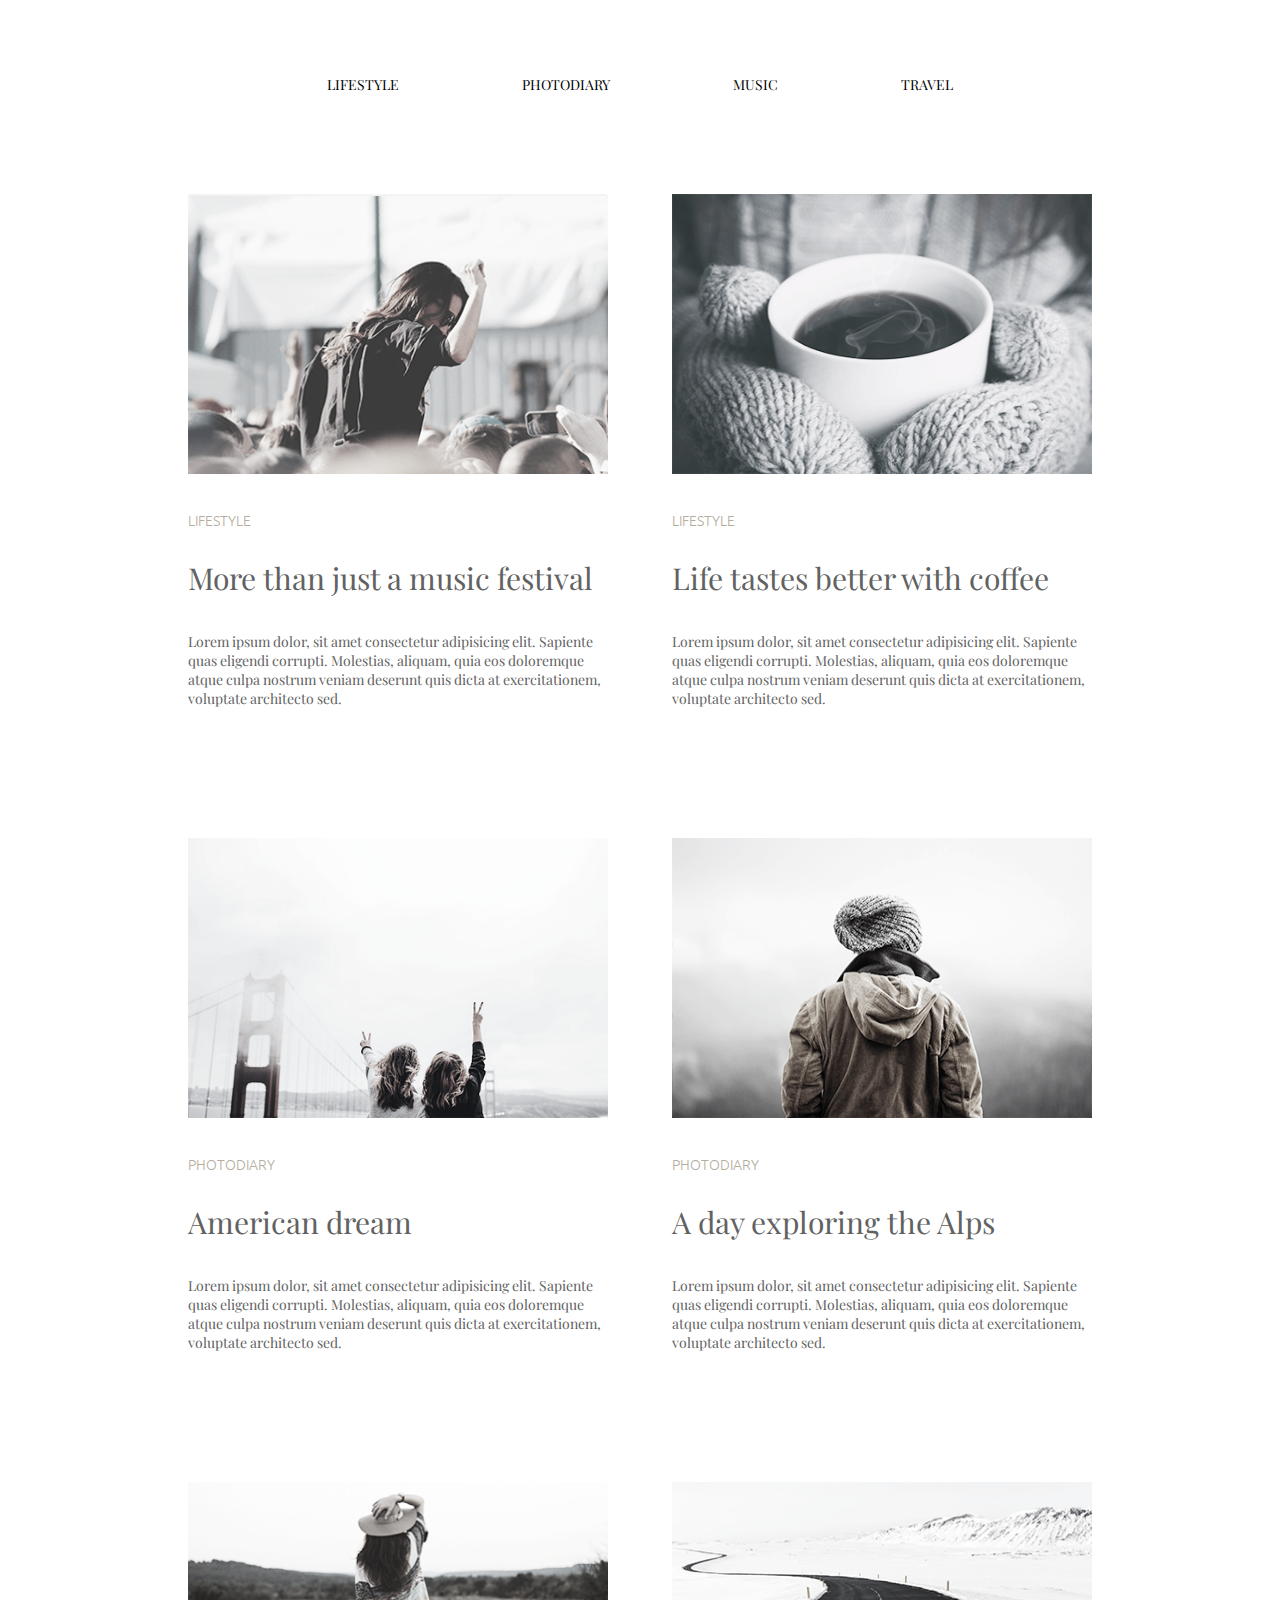
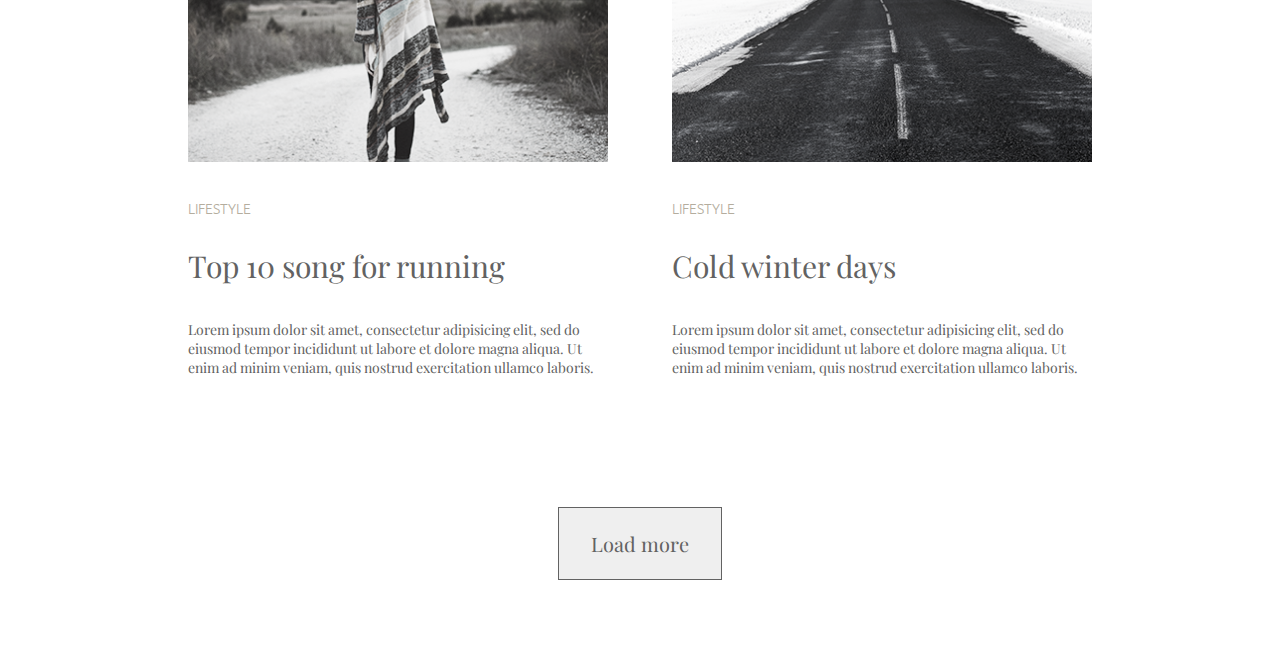
<file: hw3/index.html>
<!DOCTYPE html>
<html lang="en">
<head>
    <meta charset="UTF-8">
    <meta name="viewport" content="width=device-width, initial-scale=1.0">
<link rel="stylesheet" href= './css/style.css'>
    <title>HomeWork3</title>
</head>
<body>
    <header class= 'header'>
        <nav class='navigation'>
<ul class='menu'>
    <li class='menu_iten'><a href="#" class='menu_iten'>Lifestyle</a></li>
    <li class='menu_iten'><a href="#" class='menu_iten'>Photodiary</a></li>
    <li class='menu_iten'><a href="#" class='menu_iten'>Music</a></li>
    <li class='menu_iten'><a href="#" class='menu_iten'>Travel</a></li>
    
</ul>
        </nav>

    </header>

    <main class='main'>

        <section class='section'>
<img class='section_img' src="./images/photo(1).png" alt ="Lifestyle">
<h3 class='img_title'>Lifestyle</h3>
<h2 class= 'section_title'>More than just a music festival</h2>
<p class='section_text'>Lorem ipsum dolor, sit amet consectetur adipisicing elit. Sapiente quas eligendi corrupti. Molestias, aliquam, quia eos doloremque atque culpa nostrum veniam deserunt quis dicta at exercitationem, voluptate architecto sed. </p>

        </section>

 <section class='section'>
<img class='section_img' src="./images/photo(2).png" alt="Lifestyle">
<h3 class='img_title'>Lifestyle</h3>
<h2 class= 'section_title'>Life tastes better with coffee</h2>
<p class='section_text'>Lorem ipsum dolor, sit amet consectetur adipisicing elit. Sapiente quas eligendi corrupti. Molestias, aliquam, quia eos doloremque atque culpa nostrum veniam deserunt quis dicta at exercitationem, voluptate architecto sed. </p>

</section>

<section class='section'>
    <img class='section_img' src="./images/photo(3).png" alt="Lifestyle">
    <h3 class='img_title'>photodiary</h3>
    <h2 class= 'section_title'>American dream</h2>
    <p class='section_text'>Lorem ipsum dolor, sit amet consectetur adipisicing elit. Sapiente quas eligendi corrupti. Molestias, aliquam, quia eos doloremque atque culpa nostrum veniam deserunt quis dicta at exercitationem, voluptate architecto sed. </p>
    
            </section>
    
     <section class='section'>
    <img class='section_img' src="./images/photo(4).png" alt="Lifestyle">
    <h3 class='img_title'>photodiary</h3>
    <h2 class= 'section_title'>A day exploring the Alps</h2>
    <p class='section_text'>Lorem ipsum dolor, sit amet consectetur adipisicing elit. Sapiente quas eligendi corrupti. Molestias, aliquam, quia eos doloremque atque culpa nostrum veniam deserunt quis dicta at exercitationem, voluptate architecto sed. </p>
        </section>

        <section class='section'>
            <img class='section_img' src="./images/image(5).png" alt="Lifestyle">
            <h3 class='img_title'>Lifestyle</h3>
            <h2 class= 'section_title'>Top 10 song for running</h2>
            <p class='section_text'>Lorem ipsum dolor sit amet, consectetur adipisicing elit, sed do eiusmod tempor incididunt ut labore et dolore magna aliqua. Ut enim ad minim veniam, quis nostrud exercitation ullamco laboris. </p>
                </section>


                <section class='section'>
                    <img class='section_img' src="./images/image(6).png" alt="Lifestyle">
                    <h3 class='img_title'>Lifestyle</h3>
                    <h2 class= 'section_title'>Cold winter days</h2>
                    <p class='section_text'>Lorem ipsum dolor sit amet, consectetur adipisicing elit, sed do eiusmod tempor incididunt ut labore et dolore magna aliqua. Ut enim ad minim veniam, quis nostrud exercitation ullamco laboris. </p>
                        </section>
  

  
    <button class='btn'> Load more </button>
</main>

</body>
</html>
</file>
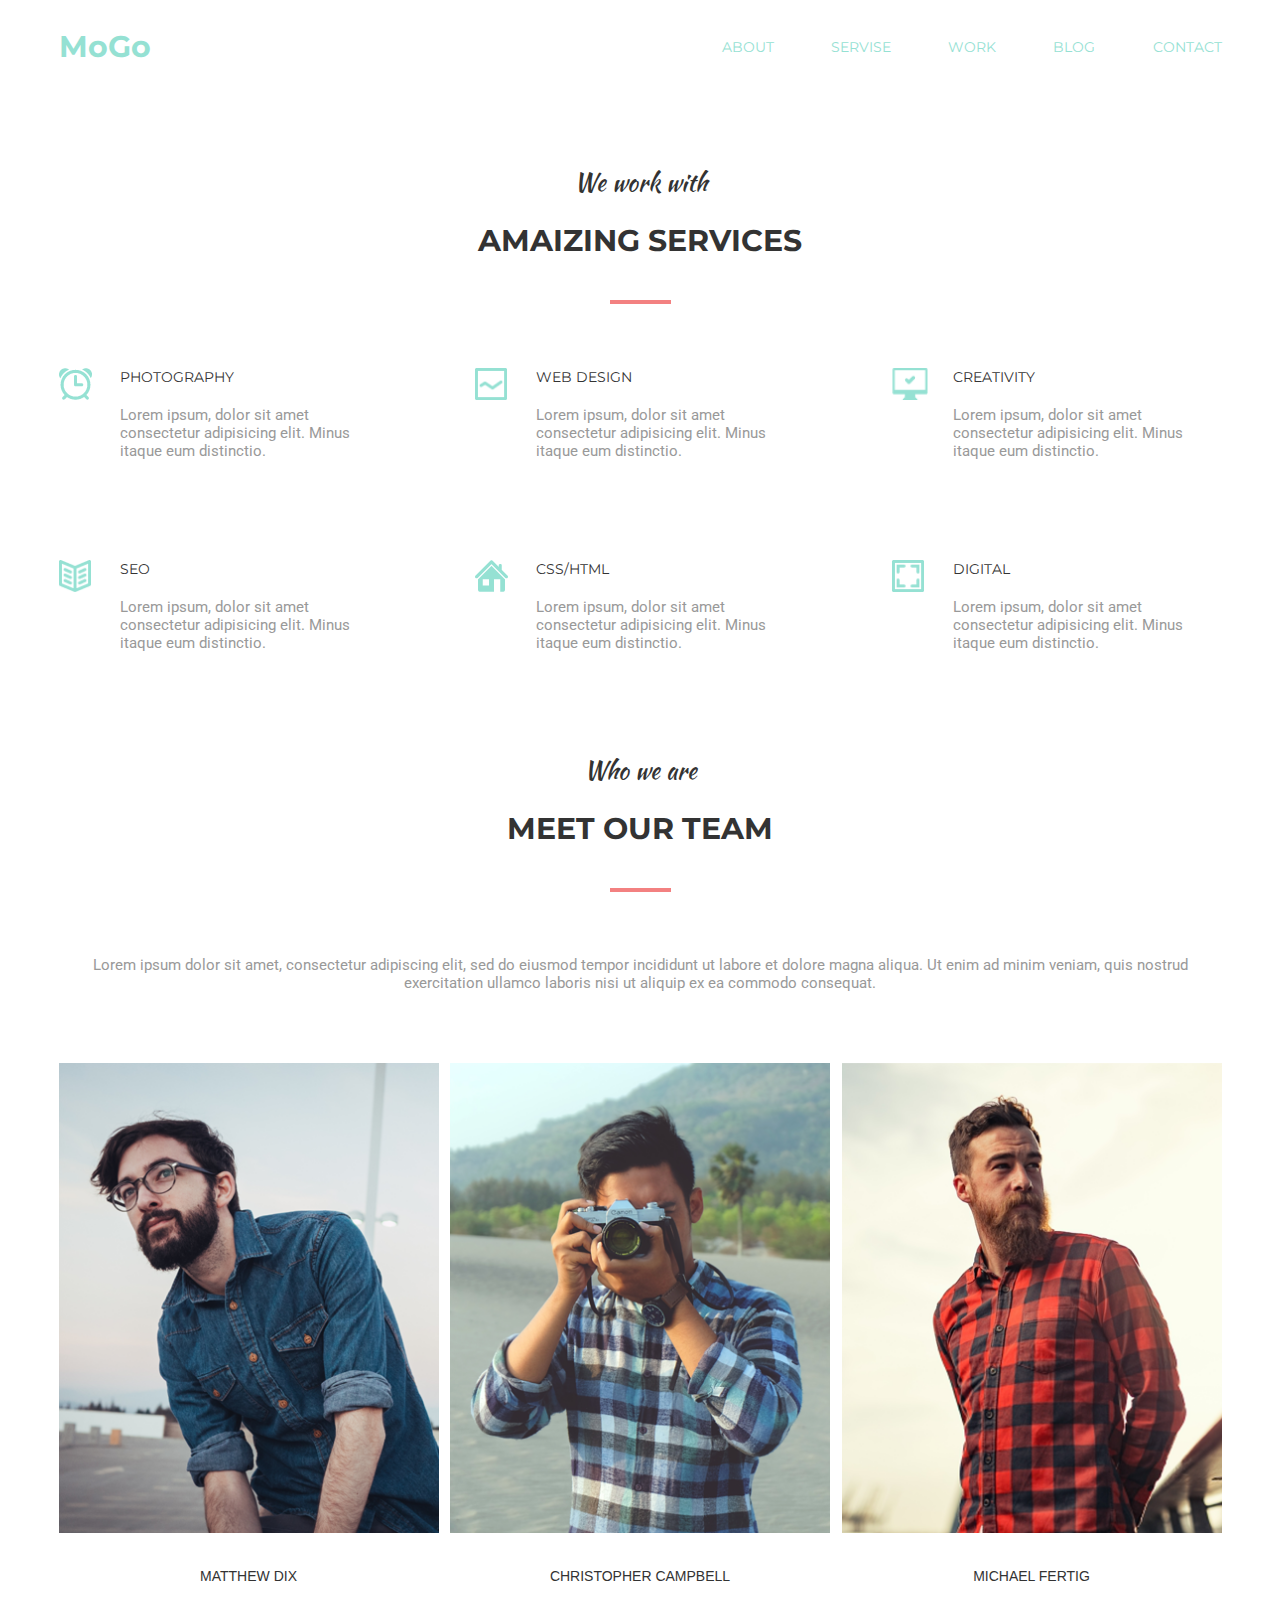
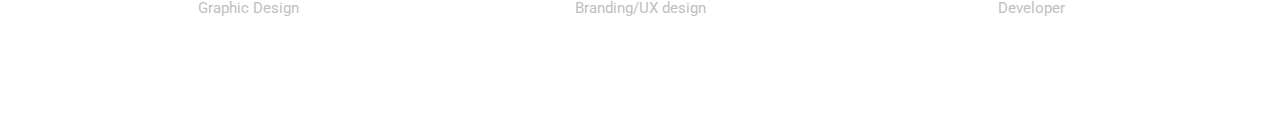
<file: hw4/index.html>
<!DOCTYPE html>
<html lang="en">
  <head>
    <meta charset="UTF-8" />
    <meta name="viewport" content="width=device-width, initial-scale=1.0" />
    <link rel="stylesheet" href="./css/style.css" />
    <title>hw4</title>
  </head>
  <body>
    <header class="header">
      <a href="#" class="logo_link">
        <h1 class="logo">MoGo</h1>
      </a>

      <nav class="menu">
        <ul class="menu_list">
          <li class="menu_list_item">
            <a href="#" class="menu_item_link">About</a>
          </li>
          <li class="menu_list_item">
            <a href="#" class="menu_item_link">Servise</a>
          </li>
          <li class="menu_list_item">
            <a href="#" class="menu_item_link">Work</a>
          </li>
          <li class="menu_list_item">
            <a href="#" class="menu_item_link">Blog</a>
          </li>
          <li class="menu_list_item">
            <a href="#" class="menu_item_link">Contact</a>
          </li>
        </ul>
      </nav>
    </header>

    <main class="main">
      <section class="services">
        <h4 class="services_title">We work with</h4>
        <h4 class="services_main_title">Amaizing services</h4>

        <div class="card_container">
          <div class="services_card">
            <img src="./images/ALARM@1X.png" alt="alarm" class="card_img" />

            <div class="card_text_wrapper">
              <h5 class="card_title">Photography</h5>
              <p class="card_text">
                Lorem ipsum, dolor sit amet consectetur adipisicing elit. Minus
                itaque eum distinctio.
              </p>
            </div>
          </div>

          <div class="services_card">
            <img src="./images/LINEGRAPH@1X.png" alt="alarm" class="card_img" />

            <div class="card_text_wrapper">
              <h5 class="card_title">Web Design</h5>
              <p class="card_text">
                Lorem ipsum, dolor sit amet consectetur adipisicing elit. Minus
                itaque eum distinctio.
              </p>
            </div>
          </div>

          <div class="services_card">
            <img
              src="./images/COMPUTEROK@1X.png"
              alt="alarm"
              class="card_img"
            />

            <div class="card_text_wrapper">
              <h5 class="card_title">Creativity</h5>
              <p class="card_text">
                Lorem ipsum, dolor sit amet consectetur adipisicing elit. Minus
                itaque eum distinctio.
              </p>
            </div>
          </div>

          <div class="services_card">
            <img src="./images/BOOK@1X.png" alt="alarm" class="card_img" />

            <div class="card_text_wrapper">
              <h5 class="card_title">SEO</h5>
              <p class="card_text">
                Lorem ipsum, dolor sit amet consectetur adipisicing elit. Minus
                itaque eum distinctio.
              </p>
            </div>
          </div>

          <div class="services_card">
            <img src="./images/HOME@1X.png" alt="alarm" class="card_img" />

            <div class="card_text_wrapper">
              <h5 class="card_title">Css/Html</h5>
              <p class="card_text">
                Lorem ipsum, dolor sit amet consectetur adipisicing elit. Minus
                itaque eum distinctio.
              </p>
            </div>
          </div>

          <div class="services_card">
            <img src="./images/IMAGE@1X.png" alt="alarm" class="card_img" />

            <div class="card_text_wrapper">
              <h5 class="card_title">digital</h5>
              <p class="card_text">
                Lorem ipsum, dolor sit amet consectetur adipisicing elit. Minus
                itaque eum distinctio.
              </p>
            </div>
          </div>



        </div>
      </section>

      <section class="team">
        <h4 class="who_we_are">Who we are</h4>
        <h4 class="meet_team">Meet our team</h4>

        <p class="lorem">
          Lorem ipsum dolor sit amet, consectetur adipiscing elit, sed do
          eiusmod tempor incididunt ut labore et dolore magna aliqua. Ut enim ad
          minim veniam, quis nostrud exercitation ullamco laboris nisi ut
          aliquip ex ea commodo consequat.
        </p>

        <div class="team_card">
          <div class="hidden_box">
            <img
              src="./images/Layer16@1X.png"
              alt="team member"
              class="team_photo"
            />

            <h5 class="team_name">Matthew Dix</h5>
            <h5 class="team_profi">Graphic Design</h5>
          </div>

          <div class="hidden_box">
            <img
              src="./images/Layer19@1X.png"
              alt="team member"
              class="team_photo"
            />

            <h5 class="team_name">Christopher Campbell</h5>
            <h5 class="team_profi">Branding/UX design</h5>
          </div>

          <div class="hidden_box">
            <img
              src="./images/Layer18@1X.png"
              alt="team member"
              class="team_photo"
            />

            <h5 class="team_name">Michael Fertig</h5>
            <h5 class="team_profi">Developer</h5>
          </div>
        </div>
      </section>
    </main>

    <footer></footer>
  </body>
</html>
</file>
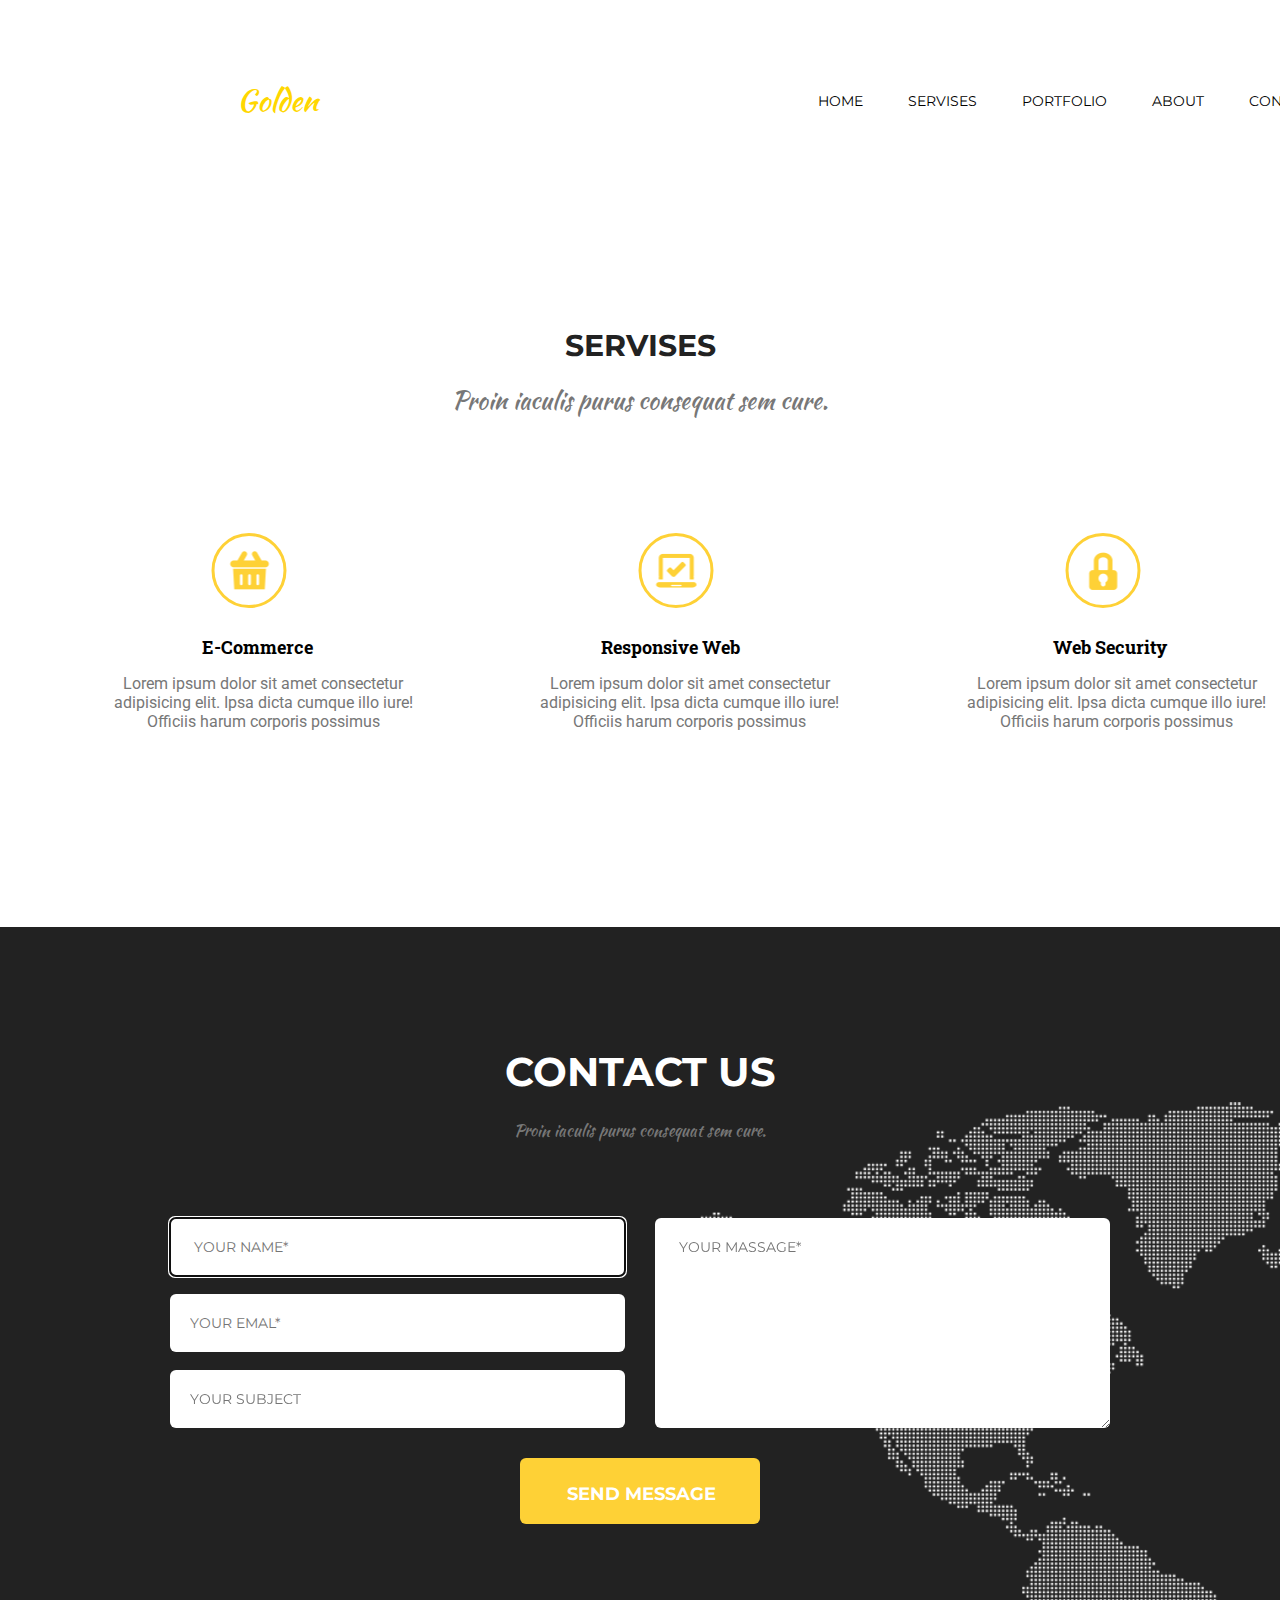
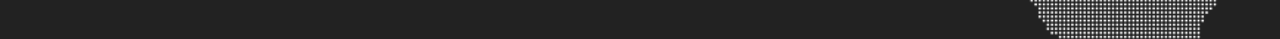
<file: hw6/index.html>
<!DOCTYPE html>
<html lang="en">
<head>
    <meta charset="UTF-8">
    <meta name="viewport" content="width=device-width, initial-scale=1.0">
    <link rel="stylesheet" href="./css/style.css">
    <title>hw6</title>
</head>
<body>

    <header class='header'> 

        <a href="#" class='logo_link'>
            <h1 class='logo'> Golden </h1>
           </a>
           
        <nav class='menu'>
        <ul class='menu_list'>
           <li class='menu_list_item'>
               <a href="#" class='menu_item_link'>Home</a>
            </li>
            <li class='menu_list_item'>
               <a href="#" class='menu_item_link'>Servises</a>
            </li>
            <li class='menu_list_item'>
               <a href="#" class='menu_item_link'>Portfolio</a>
            </li>
            <li class='menu_list_item'>
               <a href="#" class='menu_item_link'>About</a>
            </li>
            <li class='menu_list_item'>
               <a href="#" class='menu_item_link'>Contact</a>
            </li>
           
       </ul>
       </nav>

    </header>

<main class='main'>
<section class='Servises'>
    <h4 class='services_main_title'>Servises</h4>
    <h4 class='services_title'> Proin iaculis purus consequat sem cure. </h4>

    <div class='team_wrapper'>
        <div class='team_card'>
            <div class='img_wrapper'>
        <img src="./image/Icon-Basket.png" alt="basket" class='team_img'></div>
        <h4 class='tittle'> E-Commerce</h4>
        <p  class='p'>Lorem ipsum dolor sit amet consectetur adipisicing elit. Ipsa dicta cumque illo iure! Officiis harum corporis possimus </p>
    
</div>
    

   
        <div class='team_card'>
            <div class='img_wrapper'>
        <img src="./image/Icon-Laptop.png" alt="Responsive Web" class='team_img'></div>
        <h4 class='tittle'> Responsive Web</h4>
        <p class='p'>Lorem ipsum dolor sit amet consectetur adipisicing elit. Ipsa dicta cumque illo iure! Officiis harum corporis possimus</p>
    </div>
   

  
        <div class='team_card'>
            <div class='img_wrapper'>
        <img src="./image/Icon-Locked.png" alt="Web Security" class='team_img'></div>
        <h4 class='tittle'> Web Security</h4>
        <p class='p'>Lorem ipsum dolor sit amet consectetur adipisicing elit. Ipsa dicta cumque illo iure! Officiis harum corporis possimus </p>
    </div>
    </div>
</section>

</main>





<footer>
    <section class='section2'>
        <div class='section-wrapper'>
    <h4 class='Contact_us'>Contact us</h4>
    <h4 class='sub_tittle'> Proin iaculis purus consequat sem cure. </h4>
  
    <form action="#" method="GET" class="form">
        <div class='form_box'>
            <div class='input_box'>
       
        <input type="text" name="name" id="name_id" placeholder=" your name*" class='input' autofocus required  />
  
     
        <input type="email" name="email" id="emal_id" placeholder="your emal*" required class='input'/>

        
      
        <input type="text" name="subject" id="subject_id" placeholder="your subject"  class='input'/>
    </div>


<textarea name="massage" placeholder=" Your massage*" id="Your_massage_id" cols="30" rows="10" class=' msg'></textarea>

  
            
  </div>
  <input type="submit" value="Send Message" id="submit_id"  class='submit' />
    </form>
</div>
</section>
</footer>

</body>
</html>
</file>
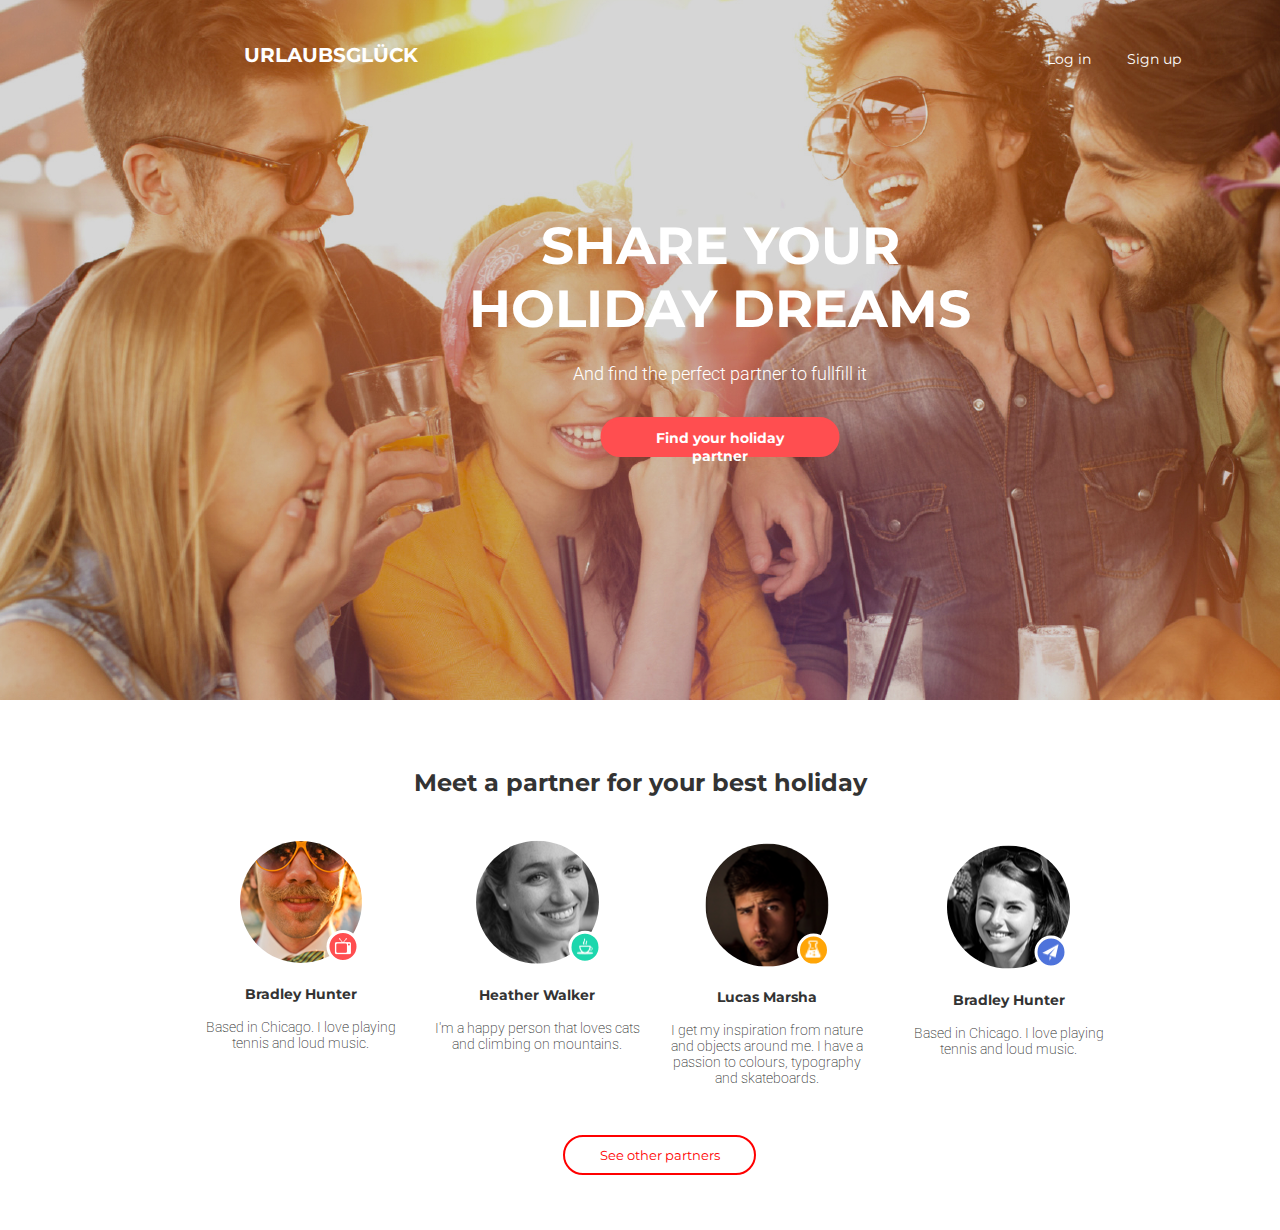
<file: hw7/index.html>
<!DOCTYPE html>
<html lang="en">
<head>
    <meta charset="UTF-8">
    <meta name="viewport" content="width=device-width, initial-scale=1.0">
    <link rel="stylesheet" href="./css/style.css">
    <title>hw7</title>
</head>
<body>
    <header>
    <div class='header_wrapper'>
        <div class='header'>
    <h1 class='logo'>
    <a class='log_in' href="#">Log in </a>
    </h1>
    
    <h1 class='logo'>
      <a class='log_in' href="#">Sign up </a>
      </h1>
        </div>
    
    <section class='dream'>
        <h2 class='name'> URLAUBSGLÜCK</h2>
        <h2 class='tittle'>Share your
            holiday dreams</h2>
            <h2 class='subtitle'>And find the perfect partner
                to fullfill it</h2>
                <div class='wrapper-btn'>
        <button class='btn'>Find your holiday partner</button>
    </div>
    </section>
    </div>
    </header>

<main>
    <section class='section-meet'>
<h2 class='meet'> Meet a partner for your
    best holiday</h2>
    
    <div class='section-wrapper'>
        <div class='wrapper Hunter'>
    <div class='img-wrapper'>
    <img src="./image/Layer1@1X.png" alt="men" class='img'>
<div class='icon-wrapper'>
    <img src="./image/tv@1X.png" alt="tv" class='tv'>
    </div>
    </div>
    
    <div class='wrapper-text'>
    <h3 class='tittle_img'>Bradley Hunter</h3>
    <p class='text one'>Based in Chicago. I love playing tennis and loud music.</p>
</div>
</div>


    <div class='wrapper Lucas'>
    <div class='img-wrapper'>
        <img src="./image/Layer3@1X.png" alt="men" class='img'>
        <div class='icon-wrapper2'>

        <img src="./image/chemistri@1X.png" alt="colb" class='colb'>       
     </div>
        </div>

        <div class='wrapper-text'>
        <h3 class='tittle_img'>Lucas Marsha</h3>
        <p class='text two'>I get my inspiration from nature and objects around me. I have a passion to colours, typography and skateboards.
        </p></div></div>
   
        <div class='wrapper Heather'>
        <div class='img-wrapper'>
            <img src="./image/Layer2@1X.png" alt="girl" class='img'>
            <div class='icon-wrapper3'>
          
            <img src="./image/coffe@1X.png" alt="coffe" class='coffe'>   
                 </div>
        </div>
        <div class='wrapper-text-for-heather'>
            <h3 class='tittle_img'>Heather Walker</h3>
            <p class='text three'>I'm a happy person that loves cats and climbing on mountains.
            </p></div></div>
        

            <div class='wrapper Bradley'>
            <div class='img-wrapper'>
                <img src="./image/Layer4@1X.png" alt="men" class='img'>
                <div class='icon-wrapper4'>
                <img src="./image/telegram@1X.png" alt="telegram" class='telegram'>
            </div>
            </div>
            <div class='wrapper-text'>
                <h3 class='tittle_img'>Bradley Hunter</h3>
                <p class='text four'>Based in Chicago. I love playing tennis and loud music.</p>
            </div>
</div>
    </div>
            </section>
           
</main>

<footer>
    <div class='wrapper-button'>
    <button class='button'>See other partners</button></div>
</footer>


</body>
</html>
</file>
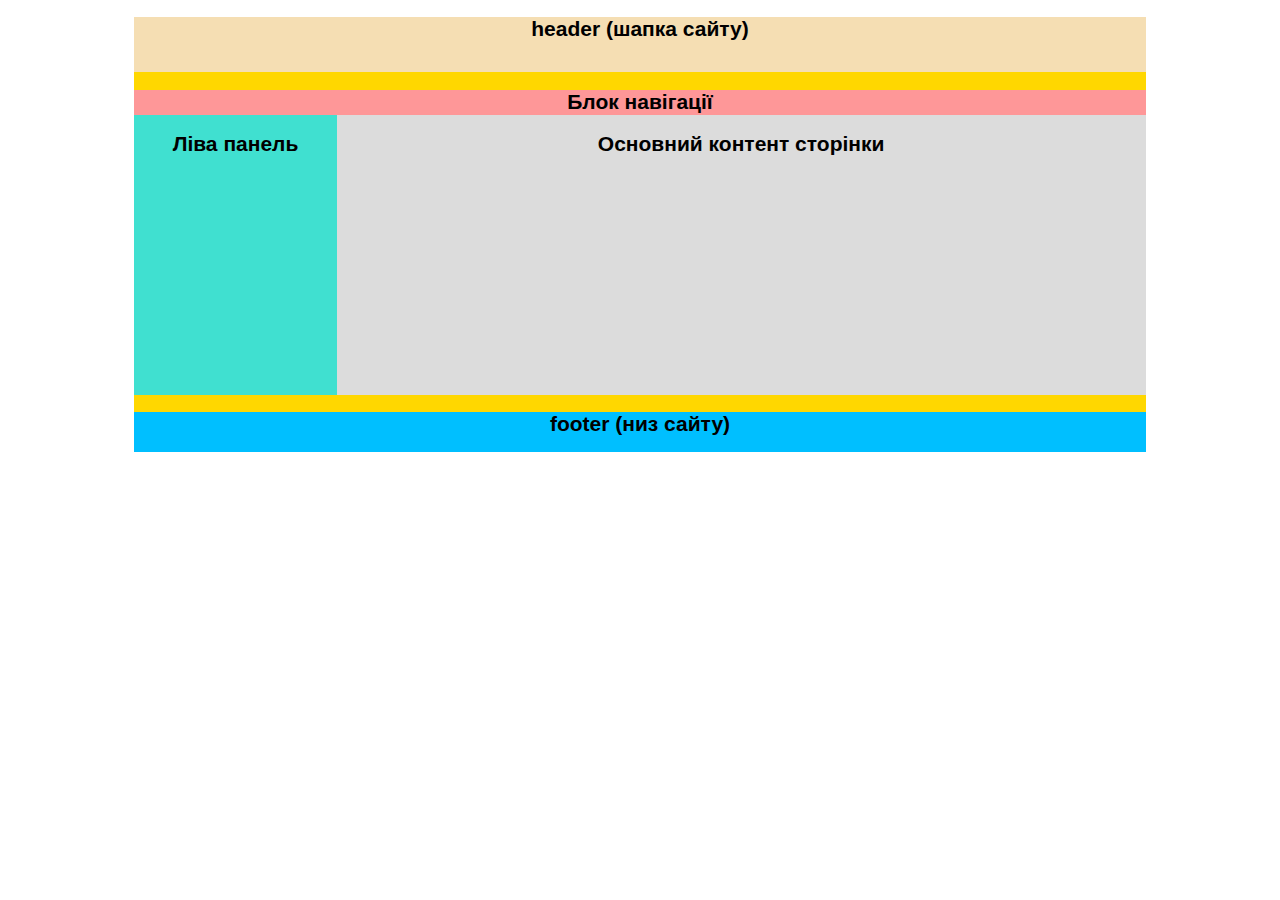
<file: lab/index.html>
<!DOCTYPE html>
<html>
<head>
    <title>Блокова верстка</title>
<link rel="stylesheet" type="text/css"  href="./css/style.css">
</head>
<body>
	<div id="container">
	<div id="header">
		<h2>header (шапка сайту)</h2>
	</div>
	<div id="navigation">
		<h2>Блок навігації</h2>
	</div>
	<div id="sidebar">
		<h2>Ліва панель</h2>
	</div>
	<div id="content">
		<h2>Основний контент сторінки</h2>
	</div>
	<div id="clear">
	</div>
	<div id="footer">
		<h2>footer (низ сайту)</h2>
	</div>
</div>
</body>
</html>
</file>
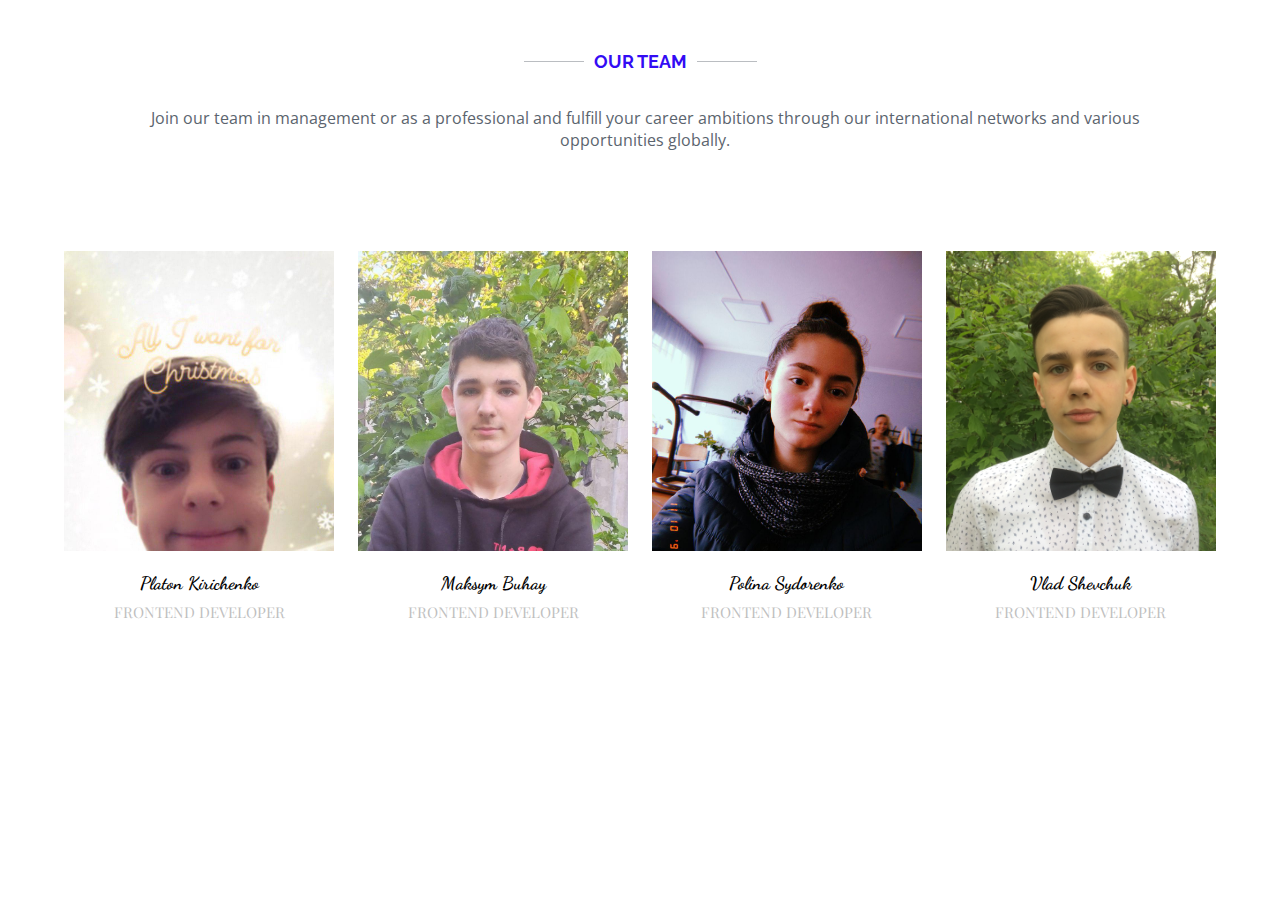
<file: progect.section4/index.html>
<!DOCTYPE html>
<html lang="en">
<head>
    <meta charset="UTF-8">
    <meta name="viewport" content="width=device-width, initial-scale=1.0">
    <link rel="stylesheet" href="./css/style.css">
    <title>section4</title>
</head>
<body>
    
    <section class="team" id="team">
        <h3 class="team__header">Our team</h3>
        <p class="team__intro">Join our team in management or as a professional and fulfill your career ambitions through our international networks and various opportunities globally. </p>
     
     <div class="team__list">
       
        
     
        <div class="team__member">
           <div class='team__overflow'> 
              <img class='member__photo'  src="./img/plat.jpg" alt=" member">
           </div>
           <h4 class="member__name">Platon Kirichenko</h4>
           <p class="member__position">frontend developer</p>
     
           <div class="hover__box">
              <p class="team__quote">"A fall is not a failure. Failure is Failure. Fall is where you fell."</p>
              <div class="team__social-links">
                 <a target="_blank" href="https://twitter.com/explore" class="team__member-social-link"></a>
                 <a target="_blank" href="https://www.facebook.com" class="team__member-social-link"></a>
                 <a target="_blank" href="https://www.linkedin.com" class="team__member-social-link"></a>
              </div>
           </div>
         </div>
     
        <div class="team__member">
           <div class='team__overflow'> 
              <img  class='member__photo' src="./img/maks.jpg" alt="member">
           </div>
           <h4 class="member__name">Maksym Buhay</h4>
           <p class="member__position">frontend developer</p>
     
           <div class="hover__box">
              <p class="team__quote">No game - no life.</p>
              <div class="team__social-links">
                 <a target="_blank" href="https://twitter.com/explore" class="team__member-social-link"></a>
                 <a target="_blank" href="https://www.facebook.com" class="team__member-social-link"></a>
                 <a target="_blank" href="https://www.linkedin.com" class="team__member-social-link"></a>
              </div>
           </div>
         </div>

        
        <div class="team__member">
            <div class='team__overflow'> 
               <img  class='member__photo'  src="./img/photo.jpg" alt=" member">
              
            </div>
            <h4 class="member__name">Polina Sydorenko</h4>
            <p class="member__position">frontend developer</p>
      
            <div class="hover__box">
               <p class="team__quote">"Be yourself, everyone else is already taken."


               </p>
               <div class="team__social-links">
                  <a target="_blank" href="https://twitter.com/explore" class="team__member-social-link"></a>
                  <a target="_blank" href="https://www.facebook.com" class="team__member-social-link"></a>
                  <a target="_blank" href="https://www.linkedin.com" class="team__member-social-link"></a>
               </div>
            </div>
         </div>


         
        <div class="team__member">
            <div class='team__overflow'> 
               <img  class='member__photo'  src="./img/vlad.JPG" alt=" member">
              
            </div>
            <h4 class="member__name">Vlad Shevchuk</h4>
            <p class="member__position">frontend developer</p>
      
            <div class="hover__box">
               <p class="team__quote">"The only thing that stands between you and your dream is the will to try and the belief that it is actually possible."</p>
               <div class="team__social-links">
                  <a target="_blank" href="https://twitter.com/explore" class="team__member-social-link"></a>
                  <a target="_blank" href="https://www.facebook.com" class="team__member-social-link"></a>
                  <a target="_blank" href="https://www.linkedin.com" class="team__member-social-link"></a>
               </div>
            </div>
         </div>
       
      </div>
     
     </section>
     




</body>
</html>
</file>
<file: lab/css/style.css>
body {
    background: #FFF;
    color: #000;
    font-family: Arial, sans-serif;
    font-size: 14px;
    }
    #header {
    background: #F5DEB3;
    width: 100%;
    height: 55px;
    }
    #container {
    background: #FFD700;
    margin: auto auto;
    text-align: center;
    width: 80%;
    height: 400px;
    }
    #navigation {
    background: #FE9798;
    width: 100%;
    height: 25px;
    }
    #sidebar {
    background: #40E0D0;
    float: left;
    width: 20%;
    height: 280px;
    }
    #content {
    background: #DCDCDC;
    float: right;
    width: 80%;
    height: 280px;
    }
    #clear {
    clear: both;
    }
    #footer {
    background: #00BFFF;
    width: 100%;
    height: 40px;
    }
</file>
<file: hw3/css/style.css>
@import './reset.css';

@import url('https://fonts.googleapis.com/css?family=Playfair+Display&display=swap');

@import url('https://fonts.googleapis.com/css?family=Ubuntu:300,400,500,700&display=swap');


@import './header.css';
@import './main.css'
</file>
<file: hw4/css/style.css>
@import './reset.css';

@import url('https://fonts.googleapis.com/css2?family=Montserrat:wght@100;200;300;400;500;600;700;800;900&display=swap');


@import url('https://fonts.googleapis.com/css?family=Roboto:100,300,400,500,700,900&display=swap');

@import url('https://fonts.googleapis.com/css?family=Kaushan+Script&display=swap');

@import './header.css';

@import './services.css';

@import './our.team.css';
</file>
<file: hw6/css/style.css>
@import './reset.css';

@import './header.css';

@import url('https://fonts.googleapis.com/css2?family=Kaushan+Script&display=swap');

@import './servises.css';

@import url('https://fonts.googleapis.com/css2?family=Kaushan+Script&family=Roboto+Slab:wght@100;200;300;400;500;600&display=swap');
@import url('https://fonts.googleapis.com/css2?family=Kaushan+Script&family=Roboto+Slab:wght@100;200;300;&family=Roboto:wght@100;300;400&display=swap');

@import './contacts.css';

@import url('https://fonts.googleapis.com/css2?family=Kaushan+Script&family=Montserrat:wght@200;300;400;500;600&family=Roboto+Slab:wght@100;200;300;400;500;600&family=Roboto:wght@100;300;400&display=swap');

@import url('https://fonts.googleapis.com/css2?family=Montserrat:wght@100;200;300;400;500;600;700;800;900&display=swap');


/* font-family: 'Montserrat', sans-serif; */
</file>
<file: hw7/css/style.css>
@import './reset.css';

@import './header.css';

@import url('https://fonts.googleapis.com/css?family=Roboto:100,200,300,400&display=swap');

/* font-family: 'Roboto', sans-serif; */

@import url('https://fonts.googleapis.com/css?family=Montserrat:300,400,500,600,700,800&display=swap');

/* font-family: 'Montserrat', sans-serif; */

@import './meeting.css';

@import './footer.css';
</file>
<file: progect.section4/css/style.css>
@import './reset.css';

@import './team.css';

@import url('https://fonts.googleapis.com/css2?family=Open+Sans:ital,wght@0,300;0,400;0,600;0,700;0,800;1,300;1,400;1,600&display=swap');

/* font-family: 'Open Sans', sans-serif; */

@import url('https://fonts.googleapis.com/css2?family=Raleway:ital,wght@0,100;0,200;0,300;0,400;0,700;1,500;1,600&display=swap');


/* font-family: 'Raleway', sans-serif; */

@import url('https://fonts.googleapis.com/css2?family=Playfair+Display:wght@400;500&display=swap');


@import url('https://fonts.googleapis.com/css2?family=Dancing+Script:wght@400;500;600;700&family=Merienda&display=swap');
</file>
